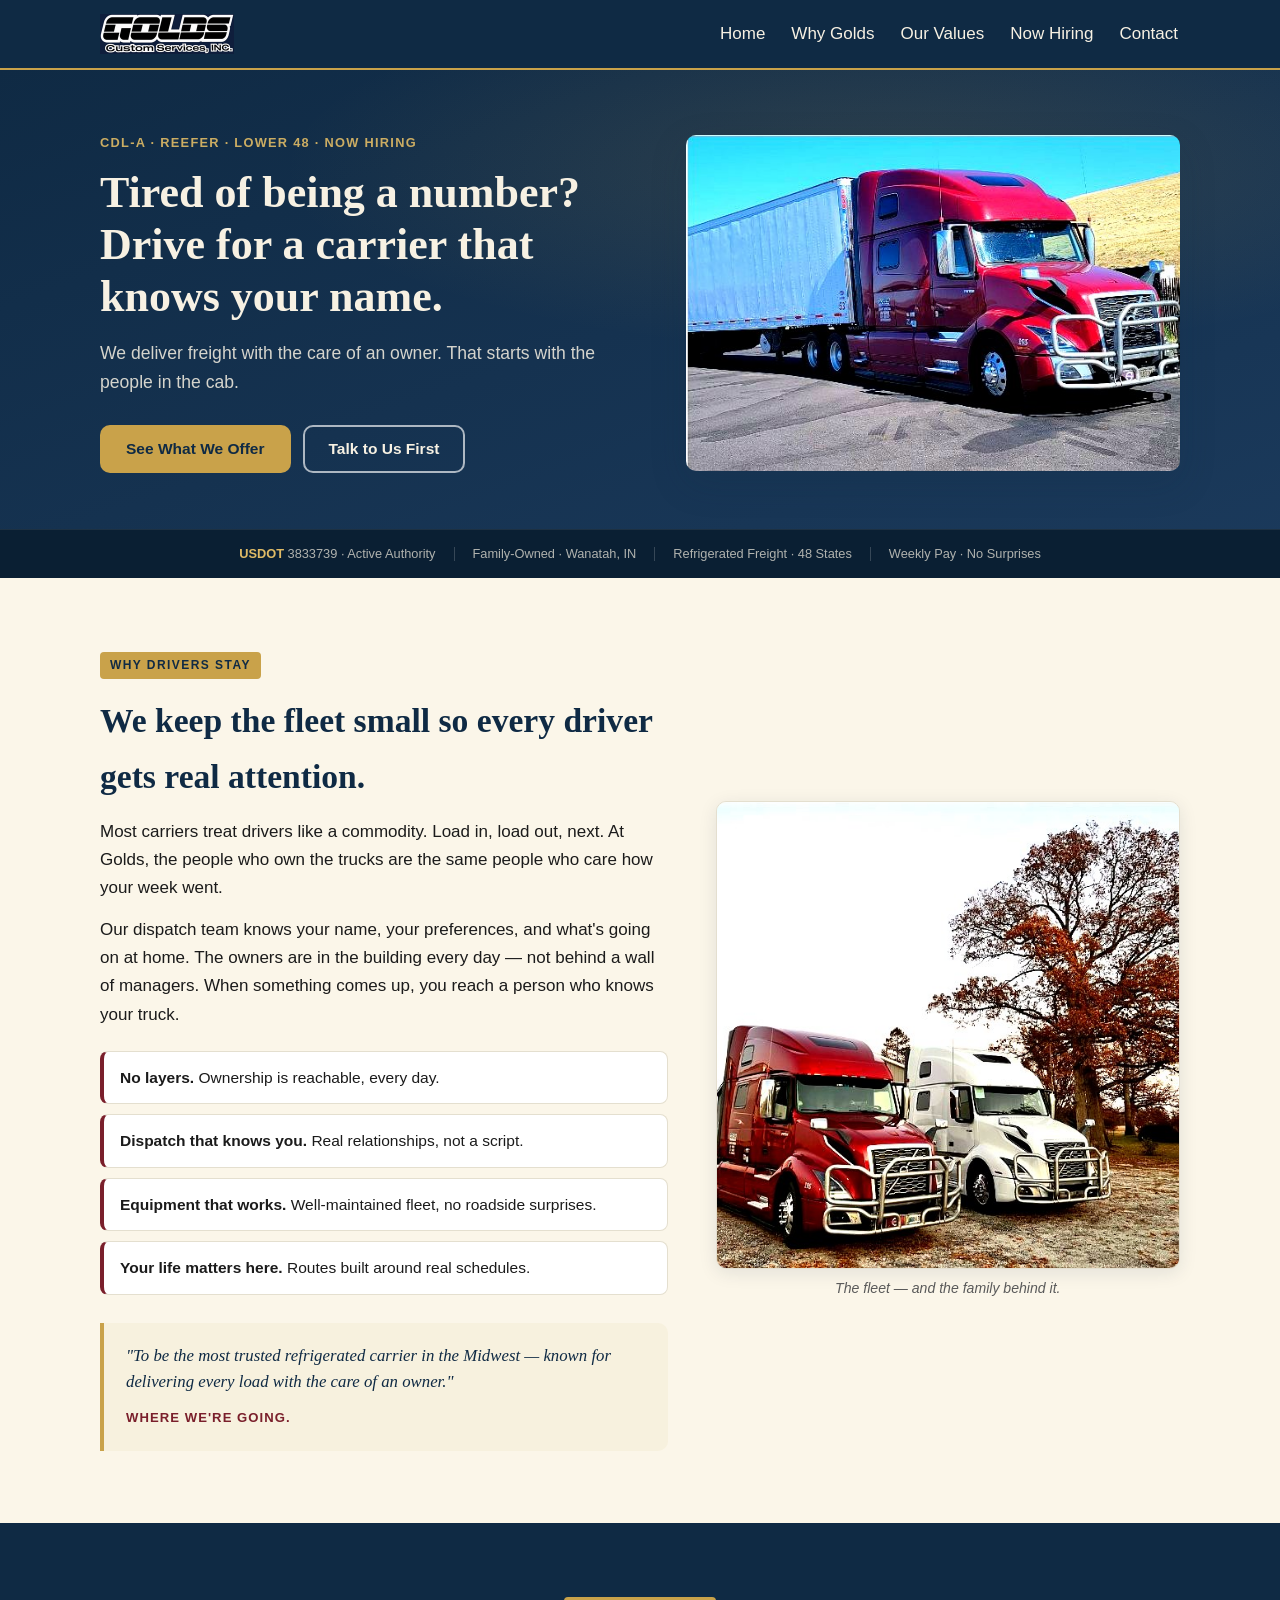
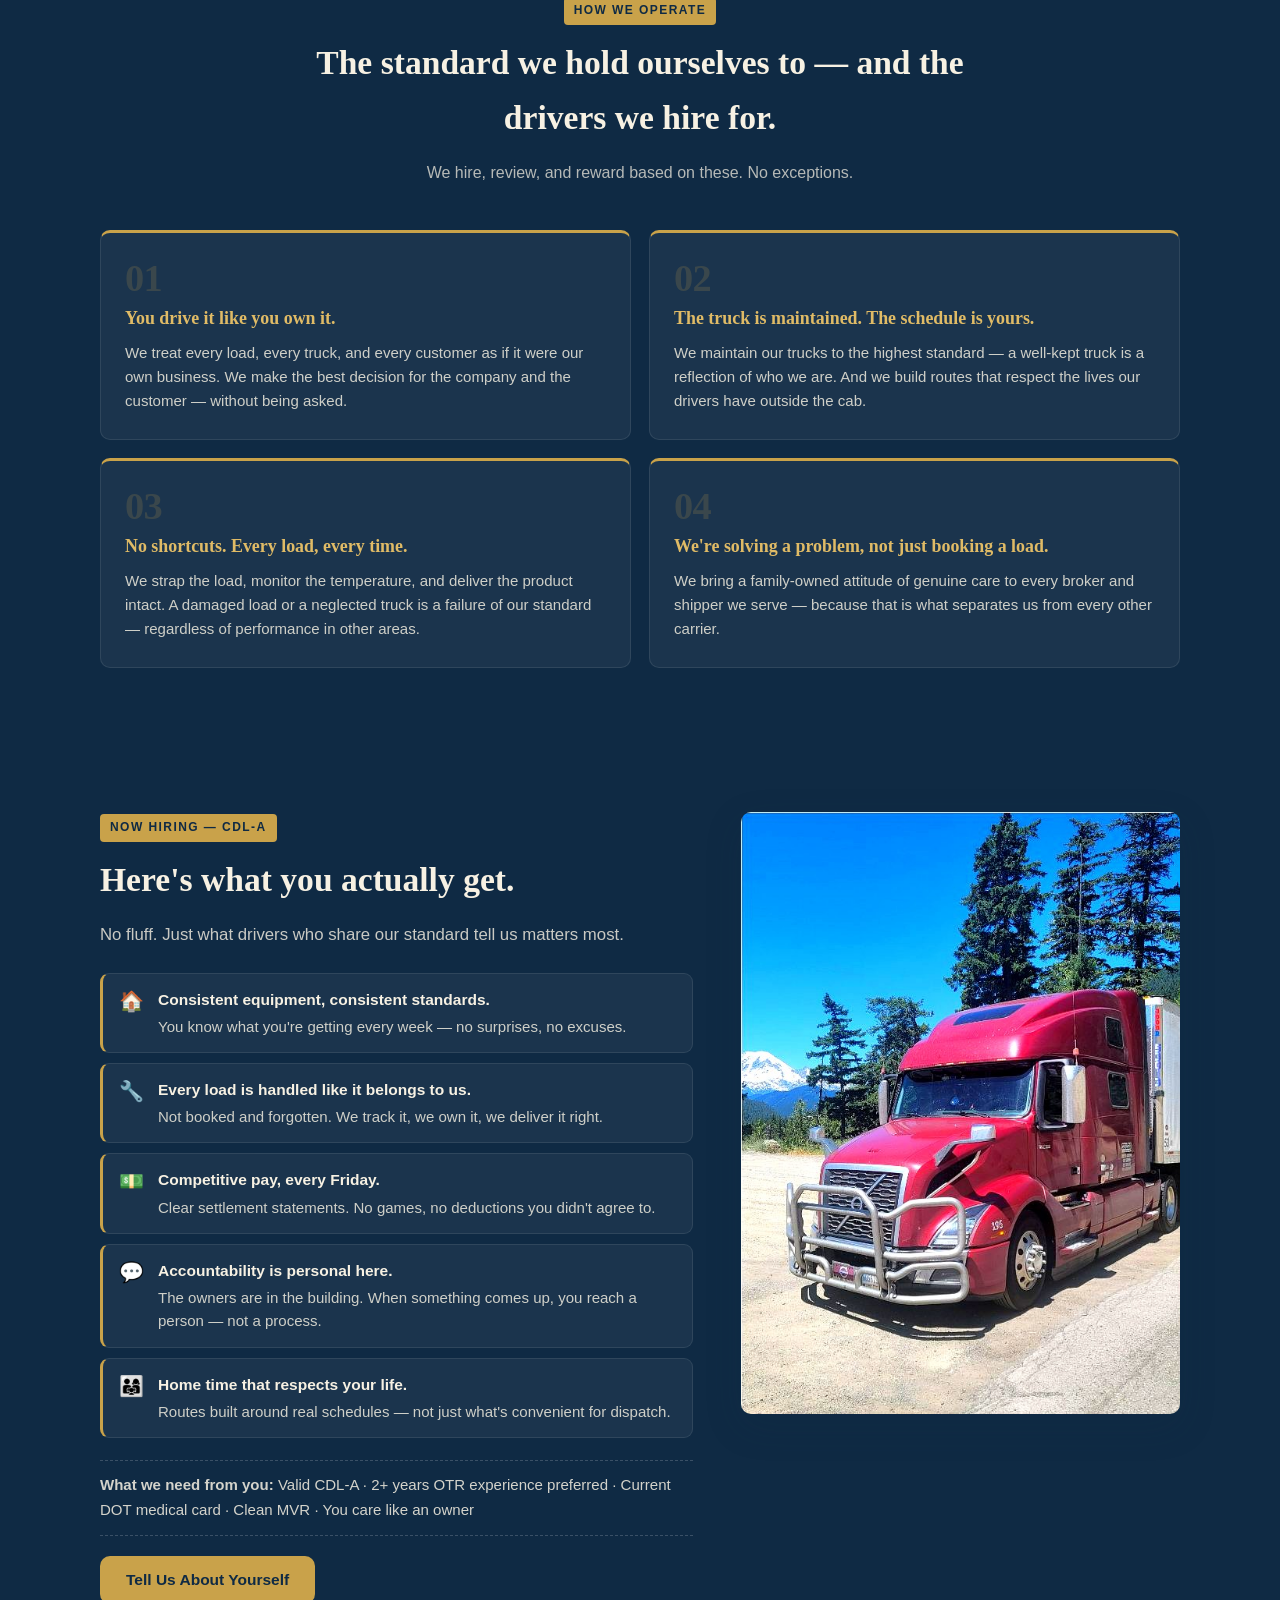
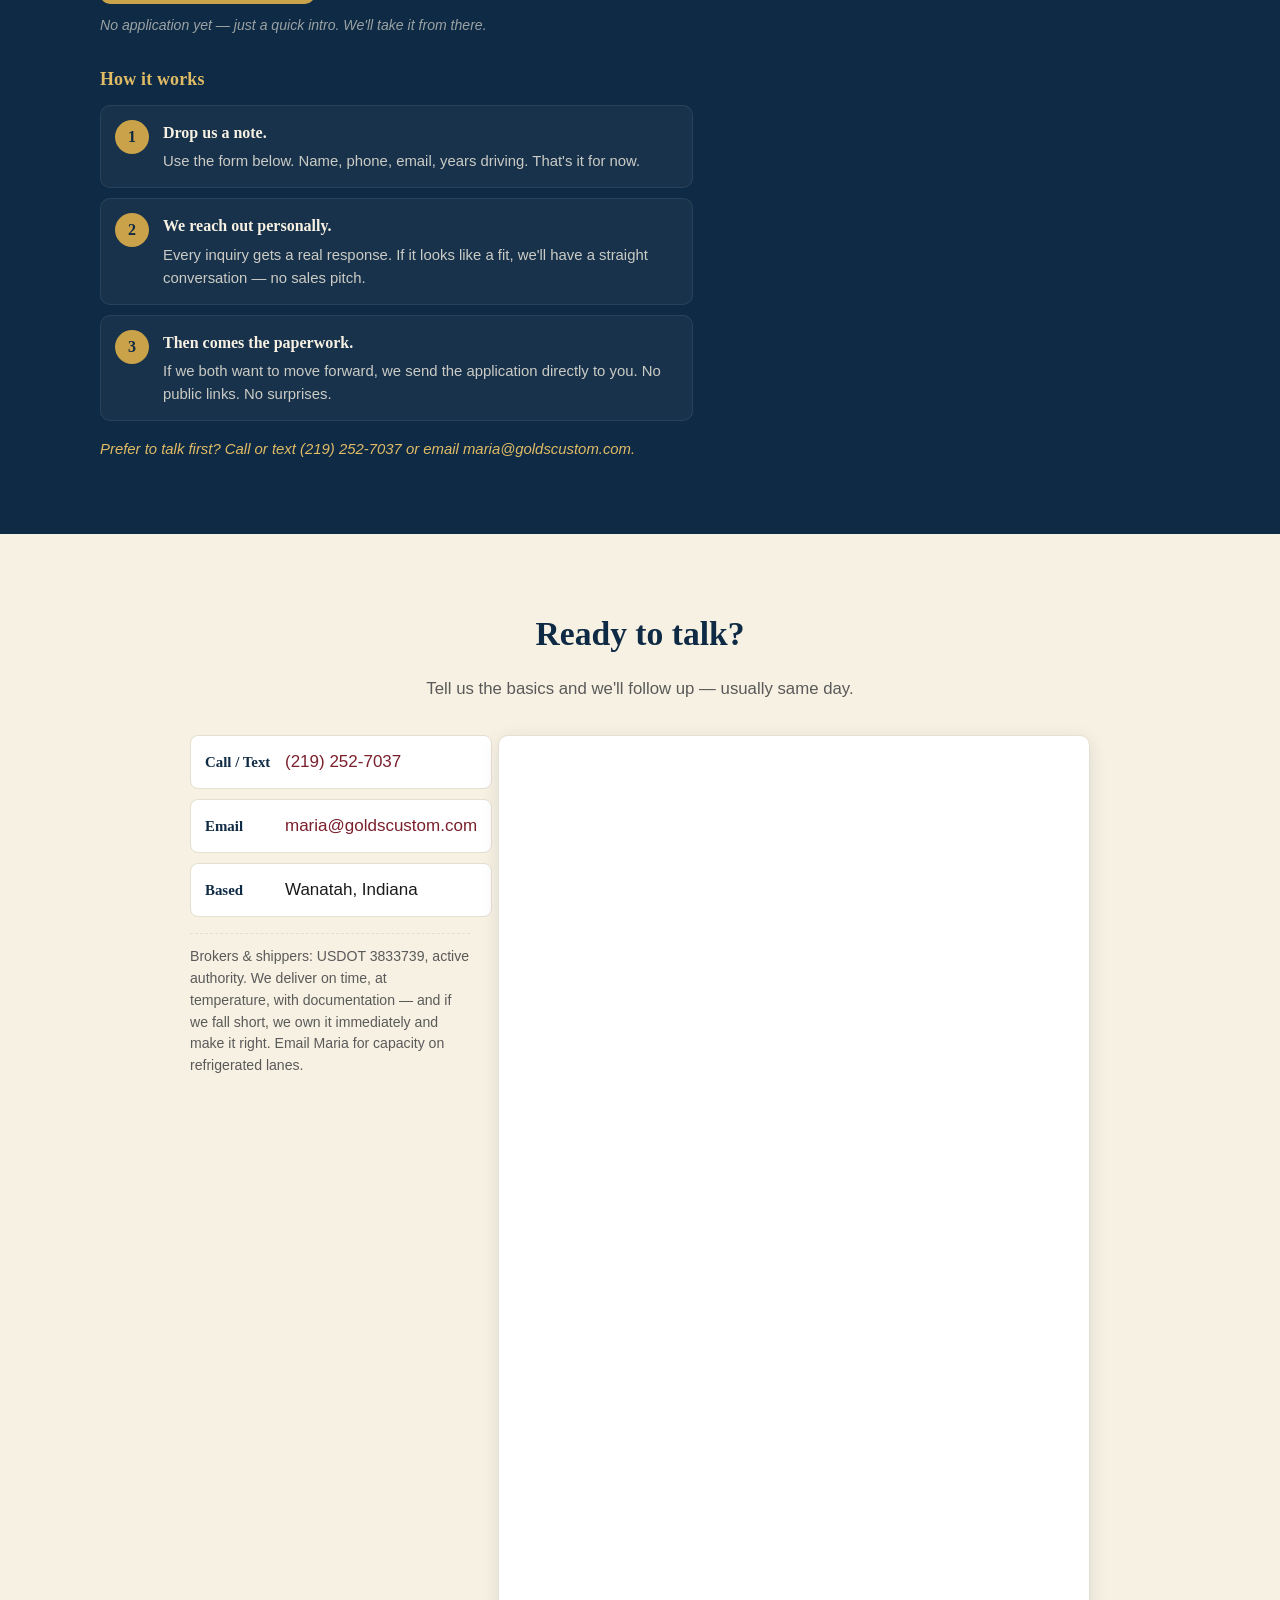
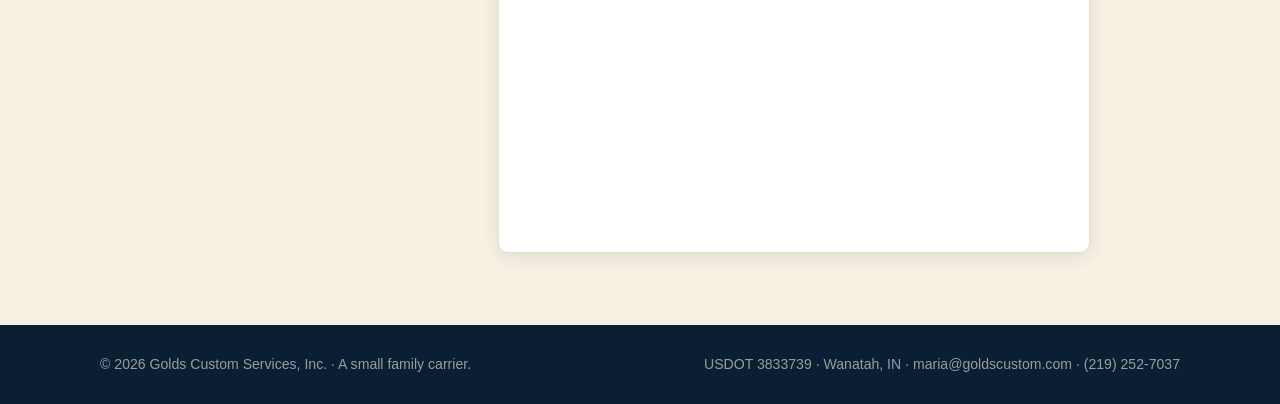
<file: index.html>
<!DOCTYPE html>
<html lang="en">
<head>
<meta charset="UTF-8" />
<meta name="viewport" content="width=device-width, initial-scale=1.0" />
<title>Golds Custom Services — CDL-A Drivers Wanted. Family Carrier. Wanatah, IN.</title>
<meta name="description" content="Golds Custom Services is a small family carrier out of Wanatah, Indiana. We run refrigerated freight across the lower 48 and we take care of the drivers who make it happen. Now hiring CDL-A." />
<meta name="theme-color" content="#0F2A44" />

<meta property="og:title" content="Drive for Golds — A carrier built for drivers." />
<meta property="og:description" content="Small fleet. Family-owned. Dispatch that knows your name. Now hiring CDL-A drivers." />
<meta property="og:type" content="website" />
<meta property="og:image" content="img/hero-red-volvo.jpg" />

<link rel="icon" type="image/png" href="img/favicon.png" />
<link rel="preconnect" href="https://docs.google.com" />
<link rel="stylesheet" href="styles.css" />

<script type="application/ld+json">
{
  "@context": "https://schema.org",
  "@type": "TruckingCompany",
  "name": "Golds Custom Services, Inc.",
  "description": "A small family carrier run by the Micek family out of Wanatah, Indiana. Refrigerated freight across the lower 48.",
  "email": "maria@goldscustom.com",
  "telephone": "+1-219-252-7037",
  "url": "https://goldscustom.com",
  "address": {
    "@type": "PostalAddress",
    "addressLocality": "Wanatah",
    "addressRegion": "IN",
    "addressCountry": "US"
  }
}
</script>
</head>
<body>

<header class="site-header" id="top">
  <div class="container nav-row">
    <a class="brand" href="#top" aria-label="Golds Custom Services home">
      <img src="img/logo-nav.png" alt="Golds Custom Services, Inc." class="brand-logo" width="134" height="40" />
    </a>
    <nav aria-label="Primary">
      <button class="nav-toggle" aria-expanded="false" aria-controls="primary-nav">
        <span class="bar"></span><span class="bar"></span><span class="bar"></span>
        <span class="sr-only">Menu</span>
      </button>
      <ul id="primary-nav" class="nav-list">
        <li><a href="#top">Home</a></li>
        <li><a href="#why-golds">Why Golds</a></li>
        <li><a href="#values">Our Values</a></li>
        <li><a href="#hiring">Now Hiring</a></li>
        <li><a href="#contact">Contact</a></li>
      </ul>
    </nav>
  </div>
</header>

<main>

  <!-- ===== HERO ===== -->
  <section class="hero" aria-label="Introduction">
    <div class="container hero-grid">
      <div class="hero-copy">
        <p class="hero-eyebrow">CDL-A &middot; Reefer &middot; Lower 48 &middot; Now Hiring</p>
        <h1>Tired of being a number? Drive for a carrier that knows your name.</h1>
        <p class="lede">We deliver freight with the care of an owner. That starts with the people in the cab.</p>
        <div class="cta-row">
          <a class="btn btn-primary" href="#hiring">See What We Offer</a>
          <a class="btn btn-secondary" href="#contact">Talk to Us First</a>
        </div>
      </div>
      <div class="hero-photo">
        <img
          src="img/hero-red-volvo.jpg"
          alt="Red Volvo tractor pulling a refrigerated trailer — Golds Custom Services fleet."
          width="562" height="382"
          fetchpriority="high"
        />
      </div>
    </div>
    <div class="trust-bar">
      <div class="container trust-bar-inner">
        <span class="trust-item"><strong>USDOT</strong> 3833739 &middot; Active Authority</span>
        <span class="trust-divider" aria-hidden="true"></span>
        <span class="trust-item">Family-Owned &middot; Wanatah, IN</span>
        <span class="trust-divider" aria-hidden="true"></span>
        <span class="trust-item">Refrigerated Freight &middot; 48 States</span>
        <span class="trust-divider" aria-hidden="true"></span>
        <span class="trust-item">Weekly Pay &middot; No Surprises</span>
      </div>
    </div>
  </section>

  <!-- ===== WHY GOLDS ===== -->
  <section id="why-golds" class="section why" aria-label="Why drive for Golds">
    <div class="container why-grid">
      <div class="why-copy">
        <p class="kicker">Why Drivers Stay</p>
        <h2>We keep the fleet small so every driver gets real attention.</h2>
        <p>
          Most carriers treat drivers like a commodity. Load in, load out, next. At Golds, the people who own the trucks are the same people who care how your week went.
        </p>
        <p>
          Our dispatch team knows your name, your preferences, and what's going on at home. The owners are in the building every day — not behind a wall of managers. When something comes up, you reach a person who knows your truck.
        </p>
        <ul class="value-list">
          <li><strong>No layers.</strong> Ownership is reachable, every day.</li>
          <li><strong>Dispatch that knows you.</strong> Real relationships, not a script.</li>
          <li><strong>Equipment that works.</strong> Well-maintained fleet, no roadside surprises.</li>
          <li><strong>Your life matters here.</strong> Routes built around real schedules.</li>
        </ul>

        <!-- 10-Year Target pull-quote -->
        <blockquote class="vision-quote">
          <p>"To be the most trusted refrigerated carrier in the Midwest — known for delivering every load with the care of an owner."</p>
          <cite>Where we're going.</cite>
        </blockquote>
      </div>
      <figure class="why-photo">
        <img
          src="img/fleet-two-trucks.jpg"
          alt="Two Golds Custom Services trucks parked at the yard in Wanatah, Indiana."
          width="561" height="565"
          loading="lazy"
        />
        <figcaption>The fleet — and the family behind it.</figcaption>
      </figure>
    </div>
  </section>

  <!-- ===== CORE VALUES ===== -->
  <section id="values" class="section core-values" aria-label="Our core values">
    <div class="container">
      <div class="values-header">
        <p class="kicker">How We Operate</p>
        <h2>The standard we hold ourselves to — and the drivers we hire for.</h2>
        <p class="values-sub">We hire, review, and reward based on these. No exceptions.</p>
      </div>
      <div class="values-grid">

        <div class="value-card">
          <div class="value-num" aria-hidden="true">01</div>
          <h3>You drive it like you own it.</h3>
          <p>We treat every load, every truck, and every customer as if it were our own business. We make the best decision for the company and the customer — without being asked.</p>
        </div>

        <div class="value-card">
          <div class="value-num" aria-hidden="true">02</div>
          <h3>The truck is maintained. The schedule is yours.</h3>
          <p>We maintain our trucks to the highest standard — a well-kept truck is a reflection of who we are. And we build routes that respect the lives our drivers have outside the cab.</p>
        </div>

        <div class="value-card">
          <div class="value-num" aria-hidden="true">03</div>
          <h3>No shortcuts. Every load, every time.</h3>
          <p>We strap the load, monitor the temperature, and deliver the product intact. A damaged load or a neglected truck is a failure of our standard — regardless of performance in other areas.</p>
        </div>

        <div class="value-card">
          <div class="value-num" aria-hidden="true">04</div>
          <h3>We're solving a problem, not just booking a load.</h3>
          <p>We bring a family-owned attitude of genuine care to every broker and shipper we serve — because that is what separates us from every other carrier.</p>
        </div>

      </div>
    </div>
  </section>

  <!-- ===== HIRING ===== -->
  <section id="hiring" class="section drivers" aria-label="CDL-A driver hiring">
    <div class="container drivers-grid">
      <div class="drivers-copy">
        <p class="kicker">Now Hiring — CDL-A</p>
        <h2>Here's what you actually get.</h2>
        <p class="lede">No fluff. Just what drivers who share our standard tell us matters most.</p>

        <ul class="benefits">
          <li>
            <span class="benefit-icon" aria-hidden="true">🏠</span>
            <div>
              <strong>Consistent equipment, consistent standards.</strong>
              You know what you're getting every week — no surprises, no excuses.
            </div>
          </li>
          <li>
            <span class="benefit-icon" aria-hidden="true">🔧</span>
            <div>
              <strong>Every load is handled like it belongs to us.</strong>
              Not booked and forgotten. We track it, we own it, we deliver it right.
            </div>
          </li>
          <li>
            <span class="benefit-icon" aria-hidden="true">💵</span>
            <div>
              <strong>Competitive pay, every Friday.</strong>
              Clear settlement statements. No games, no deductions you didn't agree to.
            </div>
          </li>
          <li>
            <span class="benefit-icon" aria-hidden="true">💬</span>
            <div>
              <strong>Accountability is personal here.</strong>
              The owners are in the building. When something comes up, you reach a person — not a process.
            </div>
          </li>
          <li>
            <span class="benefit-icon" aria-hidden="true">👨‍👩‍👧</span>
            <div>
              <strong>Home time that respects your life.</strong>
              Routes built around real schedules — not just what's convenient for dispatch.
            </div>
          </li>
        </ul>

        <p class="requirements"><strong>What we need from you:</strong> Valid CDL-A &middot; 2+ years OTR experience preferred &middot; Current DOT medical card &middot; Clean MVR &middot; You care like an owner</p>

        <div class="apply-block">
          <a class="btn btn-primary" href="#contact">Tell Us About Yourself</a>
          <p class="apply-note">No application yet — just a quick intro. We'll take it from there.</p>
        </div>

        <h3 class="how-it-works">How it works</h3>
        <ol class="steps">
          <li>
            <h4>Drop us a note.</h4>
            <p>Use the form below. Name, phone, email, years driving. That's it for now.</p>
          </li>
          <li>
            <h4>We reach out personally.</h4>
            <p>Every inquiry gets a real response. If it looks like a fit, we'll have a straight conversation — no sales pitch.</p>
          </li>
          <li>
            <h4>Then comes the paperwork.</h4>
            <p>If we both want to move forward, we send the application directly to you. No public links. No surprises.</p>
          </li>
        </ol>

        <p class="dropoff">Prefer to talk first? Call or text <a href="tel:+12192527037">(219) 252-7037</a> or email <a href="mailto:maria@goldscustom.com">maria@goldscustom.com</a>.</p>
      </div>
      <figure class="drivers-photo">
        <img
          src="img/drivers-red-volvo.jpg"
          alt="Modern Volvo tractor — the kind of equipment Golds drivers run."
          width="562" height="772"
          loading="lazy"
        />
      </figure>
    </div>
  </section>

  <!-- ===== CONTACT ===== -->
  <section id="contact" class="section contact" aria-label="Contact Golds Custom Services">
    <div class="container">

      <div class="contact-header">
        <h2>Ready to talk?</h2>
        <p class="contact-sub">Tell us the basics and we'll follow up — usually same day.</p>
      </div>

      <div class="contact-body">
        <div class="contact-info">
          <ul class="contact-list">
            <li>
              <span class="label">Call / Text</span>
              <a href="tel:+12192527037">(219) 252-7037</a>
            </li>
            <li>
              <span class="label">Email</span>
              <a href="mailto:maria@goldscustom.com">maria@goldscustom.com</a>
            </li>
            <li>
              <span class="label">Based</span>
              <span>Wanatah, Indiana</span>
            </li>
          </ul>
          <p class="brokers-note">Brokers &amp; shippers: USDOT 3833739, active authority. We deliver on time, at temperature, with documentation — and if we fall short, we own it immediately and make it right. Email Maria for capacity on refrigerated lanes.</p>
        </div>
        <div class="contact-form">
          <iframe src="https://docs.google.com/forms/d/e/1FAIpQLSfho4yXeFBpFdCzclQb2sGYcX6ZjB-gLQS6FdDnrGtcIAkVag/viewform?embedded=true"
            frameborder="0"
            marginheight="0"
            marginwidth="0"
            title="Get in touch with Golds Custom Services">
            Loading the form&hellip;
          </iframe>
        </div>
      </div>

    </div>
  </section>

</main>

<footer class="site-footer">
  <div class="container footer-row">
    <p>&copy; <span id="year"></span> Golds Custom Services, Inc. &middot; A small family carrier.</p>
    <p>USDOT 3833739 &middot; Wanatah, IN &middot; <a href="mailto:maria@goldscustom.com">maria@goldscustom.com</a> &middot; <a href="tel:+12192527037">(219) 252-7037</a></p>
  </div>
</footer>

<script src="script.js" defer></script>
</body>
</html>
</file>
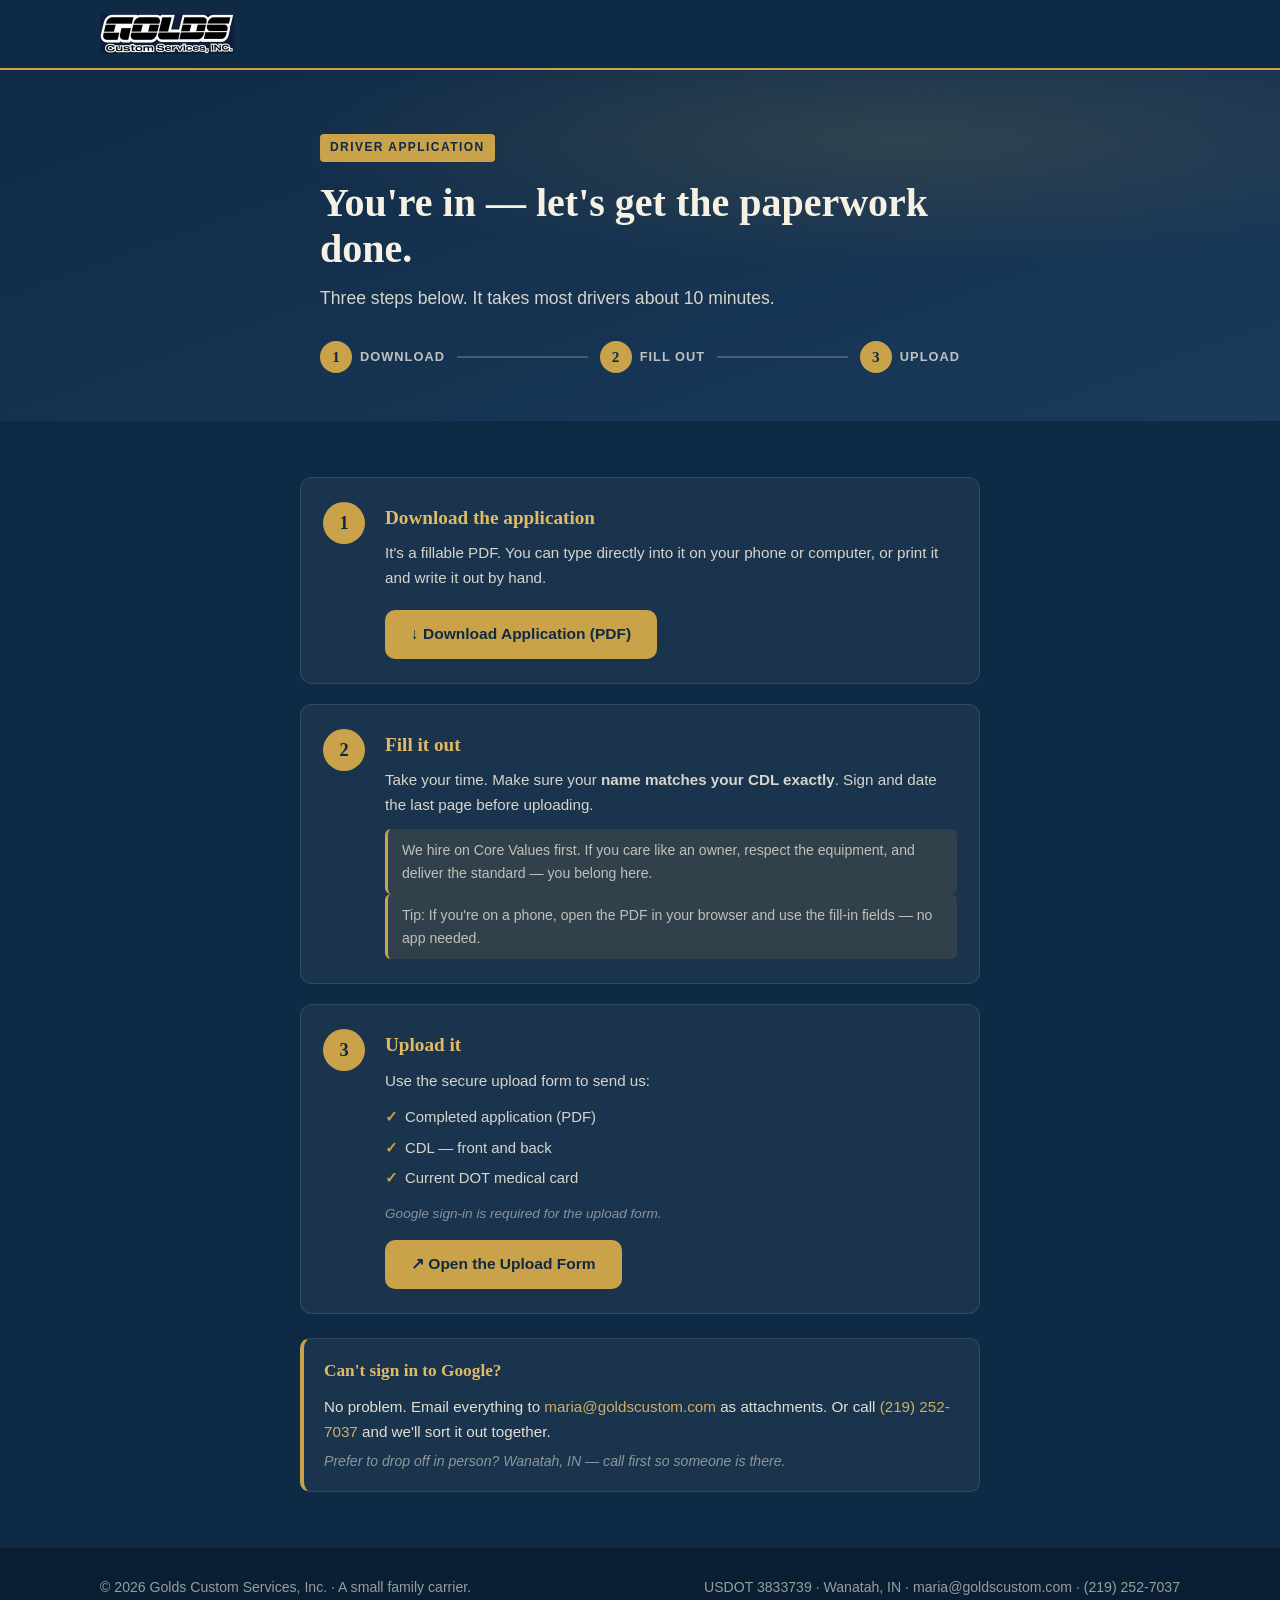
<file: apply.html>
<!DOCTYPE html>
<html lang="en">
<head>
<meta charset="UTF-8" />
<meta name="viewport" content="width=device-width, initial-scale=1.0" />
<meta name="robots" content="noindex, nofollow" />
<title>Driver Application — Golds Custom Services</title>
<meta name="description" content="Driver application packet for Golds Custom Services." />
<meta name="theme-color" content="#0F2A44" />

<link rel="icon" type="image/png" href="img/favicon.png" />
<link rel="preconnect" href="https://docs.google.com" />
<link rel="stylesheet" href="styles.css" />
</head>
<body>

<header class="site-header" id="top">
  <div class="container nav-row">
    <a class="brand" href="/" aria-label="Golds Custom Services home">
      <img src="img/logo-nav.png" alt="Golds Custom Services, Inc." class="brand-logo" width="134" height="40" />
    </a>
  </div>
</header>

<main>

  <section class="hero apply-hero" aria-label="Driver application">
    <div class="container apply-hero-inner">
      <p class="kicker">Driver Application</p>
      <h1>You're in — let's get the paperwork done.</h1>
      <p class="lede apply-lede">Three steps below. It takes most drivers about 10 minutes.</p>
      <div class="apply-progress" aria-label="Application steps overview">
        <div class="progress-step">
          <span class="progress-num">1</span>
          <span class="progress-label">Download</span>
        </div>
        <span class="progress-connector" aria-hidden="true"></span>
        <div class="progress-step">
          <span class="progress-num">2</span>
          <span class="progress-label">Fill Out</span>
        </div>
        <span class="progress-connector" aria-hidden="true"></span>
        <div class="progress-step">
          <span class="progress-num">3</span>
          <span class="progress-label">Upload</span>
        </div>
      </div>
    </div>
  </section>

  <section class="section apply-steps" aria-label="Application steps">
    <div class="container apply-container">

      <div class="apply-step-card">
        <div class="apply-step-num" aria-hidden="true">1</div>
        <div class="apply-step-body">
          <h2>Download the application</h2>
          <p>It's a fillable PDF. You can type directly into it on your phone or computer, or print it and write it out by hand.</p>
          <a class="btn btn-primary btn-download"
             href="golds_driver_app_w9_mobile.pdf"
             target="_blank" rel="noopener" download>
            Download Application (PDF)
          </a>
        </div>
      </div>

      <div class="apply-step-card">
        <div class="apply-step-num" aria-hidden="true">2</div>
        <div class="apply-step-body">
          <h2>Fill it out</h2>
          <p>Take your time. Make sure your <strong>name matches your CDL exactly</strong>. Sign and date the last page before uploading.</p>
          <p class="apply-tip">We hire on Core Values first. If you care like an owner, respect the equipment, and deliver the standard — you belong here.</p>
          <p class="apply-tip">Tip: If you're on a phone, open the PDF in your browser and use the fill-in fields — no app needed.</p>
        </div>
      </div>

      <div class="apply-step-card">
        <div class="apply-step-num" aria-hidden="true">3</div>
        <div class="apply-step-body">
          <h2>Upload it</h2>
          <p>Use the secure upload form to send us:</p>
          <ul class="upload-checklist">
            <li>Completed application (PDF)</li>
            <li>CDL — front and back</li>
            <li>Current DOT medical card</li>
          </ul>
          <p class="apply-note-small">Google sign-in is required for the upload form.</p>
          <a class="btn btn-primary btn-online"
             href="https://docs.google.com/forms/d/e/1FAIpQLSdJqERzoP3X6xSrzCpv7_lyq_BpU5XStxze7qmbUYK9P8Y4fQ/viewform"
             target="_blank" rel="noopener">
            Open the Upload Form
          </a>
        </div>
      </div>

      <div class="care-block apply-fallback">
        <h3>Can't sign in to Google?</h3>
        <p>No problem. Email everything to <a href="mailto:maria@goldscustom.com">maria@goldscustom.com</a> as attachments. Or call <a href="tel:+12192527037">(219) 252-7037</a> and we'll sort it out together.</p>
        <p class="dropoff-note">Prefer to drop off in person? Wanatah, IN — call first so someone is there.</p>
      </div>

    </div>
  </section>

</main>

<footer class="site-footer">
  <div class="container footer-row">
    <p>&copy; <span id="year"></span> Golds Custom Services, Inc. &middot; A small family carrier.</p>
    <p>USDOT 3833739 &middot; Wanatah, IN &middot; <a href="mailto:maria@goldscustom.com">maria@goldscustom.com</a> &middot; <a href="tel:+12192527037">(219) 252-7037</a></p>
  </div>
</footer>

<script src="script.js" defer></script>
</body>
</html>
</file>
<file: styles.css>
/* ============================================================
   Golds Custom Services, Inc.
   Palette: navy, burgundy, cream, gold
   ============================================================ */

:root {
  --navy:       #0F2A44;
  --navy-2:     #1B3A5C;
  --navy-3:     #0A1F33;
  --burgundy:   #7A1F2B;
  --burgundy-2: #9B2A38;
  --cream:      #F7F1E3;
  --cream-2:    #FBF6E9;
  --gold:       #C9A24A;
  --gold-2:     #E0BB66;
  --ink:        #1B1B1B;
  --muted:      #5A5A5A;
  --line:       #E4DFCF;

  --max:       1120px;
  --radius:    10px;
  --shadow:    0 4px 18px rgba(15, 42, 68, .10);
  --shadow-lg: 0 12px 36px rgba(15, 42, 68, .18);

  --font-serif: Georgia, "Source Serif Pro", "Iowan Old Style", "Times New Roman", serif;
  --font-sans:  -apple-system, BlinkMacSystemFont, "Segoe UI", Roboto, "Helvetica Neue", Arial, sans-serif;
}

/* ---------- Reset & Base ---------- */

*, *::before, *::after { box-sizing: border-box; }
html { scroll-behavior: smooth; }

body {
  margin: 0;
  font-family: var(--font-sans);
  font-size: 17px;
  line-height: 1.65;
  color: var(--ink);
  background: var(--cream);
  -webkit-font-smoothing: antialiased;
}

img { max-width: 100%; height: auto; display: block; }
a { color: var(--burgundy); text-decoration: none; }
a:hover, a:focus { text-decoration: underline; }

.container {
  width: 100%;
  max-width: var(--max);
  margin: 0 auto;
  padding: 0 20px;
}

.sr-only {
  position: absolute; width: 1px; height: 1px;
  padding: 0; margin: -1px; overflow: hidden;
  clip: rect(0,0,0,0); white-space: nowrap; border: 0;
}

/* ---------- Scroll offset for sticky nav ---------- */
[id] { scroll-margin-top: 72px; }

/* ---------- Header / Nav ---------- */

.site-header {
  background: var(--navy);
  color: var(--cream);
  position: sticky; top: 0; z-index: 50;
  box-shadow: 0 2px 0 var(--gold);
}

.nav-row {
  display: flex; align-items: center; justify-content: space-between;
  padding: 14px 20px;
  gap: 12px;
}

.brand { display: flex; align-items: center; color: var(--cream); }
.brand:hover { text-decoration: none; opacity: .88; }

.brand-logo {
  display: block;
  height: 40px;
  width: auto;
  max-width: 200px;
}

.nav-list {
  display: flex; gap: 22px; list-style: none; margin: 0; padding: 0;
}
.nav-list a {
  color: var(--cream); font-weight: 500; padding: 6px 2px;
  border-bottom: 2px solid transparent;
  transition: border-color .15s;
}
.nav-list a:hover, .nav-list a:focus {
  text-decoration: none; border-bottom-color: var(--gold);
}

.nav-toggle {
  display: none; background: transparent; border: 0; cursor: pointer;
  width: 40px; height: 40px; padding: 0;
}
.nav-toggle .bar {
  display: block; width: 22px; height: 2px; background: var(--cream); margin: 5px auto;
}

@media (max-width: 720px) {
  .nav-toggle { display: inline-block; }
  .nav-list {
    position: absolute; top: 100%; right: 0; left: 0;
    background: var(--navy); flex-direction: column; gap: 0;
    padding: 6px 0; display: none;
    border-top: 1px solid rgba(255,255,255,.08);
    box-shadow: 0 8px 20px rgba(0,0,0,.25);
  }
  .nav-list.is-open { display: flex; }
  .nav-list li { width: 100%; }
  .nav-list a { display: block; padding: 14px 20px; }
}

/* ---------- Buttons ---------- */

.btn {
  display: inline-block;
  padding: 13px 24px;
  border-radius: var(--radius);
  font-weight: 600;
  font-size: .97rem;
  border: 2px solid transparent;
  transition: transform .06s ease, background .15s ease, color .15s ease, border-color .15s ease;
  cursor: pointer;
  line-height: 1.2;
}
.btn:hover, .btn:focus { text-decoration: none; transform: translateY(-2px); }
.btn:active { transform: translateY(0); }

.btn-primary  { background: var(--gold); color: var(--navy); }
.btn-primary:hover, .btn-primary:focus { background: var(--gold-2); }

.btn-secondary {
  background: transparent; color: var(--cream);
  border-color: rgba(255,255,255,.65);
}
.btn-secondary:hover, .btn-secondary:focus {
  background: var(--cream); color: var(--navy); border-color: var(--cream);
}

.btn-download::before { content: "↓ "; font-weight: 700; }
.btn-online::before   { content: "↗ "; font-weight: 700; }

/* ---------- Kicker badge ---------- */

.kicker {
  display: inline-block;
  background: var(--gold);
  color: var(--navy);
  font-weight: 700;
  letter-spacing: .12em;
  text-transform: uppercase;
  font-size: .75rem;
  padding: 4px 10px;
  border-radius: 4px;
  margin: 0 0 10px;
}

/* ---------- Hero ---------- */

.hero {
  background:
    radial-gradient(80% 60% at 70% 20%, rgba(201,162,74,.15), transparent 60%),
    linear-gradient(160deg, var(--navy) 0%, var(--navy-2) 100%);
  color: var(--cream);
  padding: 64px 0 0;
}

.hero-grid {
  display: grid;
  grid-template-columns: 1.05fr .95fr;
  gap: 40px;
  align-items: center;
  padding-bottom: 56px;
}

.hero-eyebrow {
  font-size: .8rem;
  font-weight: 600;
  letter-spacing: .1em;
  text-transform: uppercase;
  color: var(--gold-2);
  margin: 0 0 14px;
  opacity: .9;
}

.hero h1 {
  font-family: var(--font-serif);
  font-size: clamp(1.85rem, 4.2vw, 2.75rem);
  line-height: 1.18;
  margin: 0 0 16px;
  color: var(--cream);
}

.hero .lede {
  font-size: 1.1rem;
  margin: 0 0 28px;
  color: rgba(247,241,227,.85);
  line-height: 1.65;
}

.cta-row { display: flex; flex-wrap: wrap; gap: 12px; }

.hero-photo img {
  border-radius: var(--radius);
  box-shadow: var(--shadow-lg);
  width: 100%;
  max-width: 560px;
  margin-left: auto;
}

/* Trust bar */
.trust-bar {
  background: var(--navy-3);
  border-top: 1px solid rgba(255,255,255,.08);
  padding: 13px 0;
}
.trust-bar-inner {
  display: flex;
  flex-wrap: wrap;
  align-items: center;
  justify-content: center;
  gap: 4px 0;
}
.trust-item {
  font-size: .8rem;
  color: rgba(247,241,227,.7);
  padding: 0 18px;
  white-space: nowrap;
}
.trust-item strong { color: var(--gold-2); }
.trust-divider {
  width: 1px; height: 14px;
  background: rgba(255,255,255,.18);
  flex-shrink: 0;
}

@media (max-width: 820px) {
  .hero-grid { grid-template-columns: 1fr; gap: 24px; padding-bottom: 40px; }
  .hero-photo img { margin: 0 auto; }
  .trust-divider { display: none; }
  .trust-item { padding: 3px 12px; }
}

/* ---------- Generic section ---------- */

.section { padding: 72px 0; }

.section h2 {
  font-family: var(--font-serif);
  font-size: clamp(1.6rem, 3.5vw, 2.1rem);
  margin: 0 0 14px;
  color: var(--navy);
}

/* ---------- Why Golds (about) ---------- */

.why { background: var(--cream-2); }

.why-grid {
  display: grid;
  grid-template-columns: 1.1fr .9fr;
  gap: 48px;
  align-items: center;
}

.why-copy p { margin: 0 0 14px; }

.value-list {
  list-style: none; padding: 0; margin: 22px 0 0;
  display: grid; gap: 10px;
}
.value-list li {
  background: #fff;
  border: 1px solid var(--line);
  border-left: 4px solid var(--burgundy);
  padding: 13px 16px;
  border-radius: 8px;
  font-size: .97rem;
}

.why-photo { margin: 0; }
.why-photo img {
  width: 100%;
  border-radius: var(--radius);
  box-shadow: var(--shadow);
  border: 1px solid var(--line);
}
.why-photo figcaption {
  text-align: center;
  font-size: .88rem;
  color: var(--muted);
  margin-top: 8px;
  font-style: italic;
}

@media (max-width: 820px) {
  .why-grid { grid-template-columns: 1fr; gap: 28px; }
  .why-photo { order: -1; }
}

/* ---------- Drivers / Hiring ---------- */

.drivers {
  background: var(--navy);
  color: var(--cream);
}
.drivers h2 { color: var(--cream); }
.drivers .lede {
  color: rgba(247,241,227,.8);
  font-size: 1.05rem;
  margin: 0 0 24px;
}

.drivers-grid {
  display: grid;
  grid-template-columns: 1.15fr .85fr;
  gap: 48px;
  align-items: start;
}

/* Benefit cards */
.benefits {
  list-style: none; padding: 0; margin: 0 0 22px;
  display: grid; gap: 10px;
}
.benefits li {
  display: flex;
  align-items: flex-start;
  gap: 14px;
  background: rgba(255,255,255,.05);
  border: 1px solid rgba(255,255,255,.09);
  border-left: 3px solid var(--gold);
  border-radius: 9px;
  padding: 14px 16px;
}
.benefit-icon {
  font-size: 1.25rem;
  line-height: 1;
  flex-shrink: 0;
  margin-top: 3px;
}
.benefits strong {
  color: var(--cream);
  display: block;
  margin-bottom: 3px;
  font-size: .97rem;
}
.benefits li div {
  font-size: .94rem;
  color: rgba(247,241,227,.82);
  line-height: 1.55;
}

.requirements {
  margin: 0 0 20px;
  color: rgba(247,241,227,.85);
  font-size: .94rem;
  border-top: 1px dashed rgba(255,255,255,.18);
  border-bottom: 1px dashed rgba(255,255,255,.18);
  padding: 12px 0;
}

.apply-block { margin: 0 0 28px; }
.apply-note {
  margin: 10px 0 0;
  font-size: .88rem;
  color: rgba(247,241,227,.6);
  font-style: italic;
}

/* How it works */
.how-it-works {
  margin: 0 0 10px;
  font-family: var(--font-serif);
  color: var(--gold-2);
  font-size: 1.12rem;
  letter-spacing: .01em;
}

.steps {
  list-style: none; counter-reset: step;
  padding: 0; margin: 0 0 16px;
  display: grid; gap: 10px;
}
.steps li {
  position: relative;
  padding: 14px 16px 14px 62px;
  background: rgba(255,255,255,.04);
  border: 1px solid rgba(255,255,255,.08);
  border-radius: 10px;
  counter-increment: step;
}
.steps li::before {
  content: counter(step);
  position: absolute; left: 14px; top: 14px;
  width: 34px; height: 34px; border-radius: 50%;
  background: var(--gold); color: var(--navy);
  display: inline-flex; align-items: center; justify-content: center;
  font-weight: 700; font-family: var(--font-serif);
  font-size: 1rem;
}
.steps h4 {
  margin: 0 0 4px;
  font-family: var(--font-serif);
  color: var(--cream);
  font-size: 1rem;
}
.steps p {
  margin: 0;
  color: rgba(247,241,227,.8);
  font-size: .93rem;
  line-height: 1.55;
}
.steps a { color: var(--gold-2); }
.steps a:hover { color: var(--cream); }

.dropoff {
  margin: 0;
  font-size: .93rem;
  color: var(--gold-2);
  font-style: italic;
}
.dropoff a { color: var(--gold-2); }
.dropoff a:hover { color: var(--cream); }

.drivers-photo { margin: 0; position: sticky; top: 90px; }
.drivers-photo img {
  width: 100%;
  border-radius: var(--radius);
  box-shadow: var(--shadow-lg);
}

@media (max-width: 820px) {
  .drivers-grid { grid-template-columns: 1fr; gap: 28px; }
  .drivers-photo { position: static; order: -1; }
}

/* ---------- Contact ---------- */

.contact { background: var(--cream); }

.contact-header {
  text-align: center;
  margin-bottom: 32px;
}
.contact-sub {
  color: var(--muted);
  font-size: 1.05rem;
  margin: 6px 0 0;
}

.contact-body {
  display: grid;
  grid-template-columns: 280px 1fr;
  gap: 28px;
  max-width: 900px;
  margin: 0 auto;
  align-items: start;
}

.contact-list {
  list-style: none; padding: 0; margin: 0 0 16px;
  display: grid; gap: 10px;
}
.contact-list li {
  display: grid;
  grid-template-columns: 80px 1fr;
  align-items: center;
  background: #fff;
  border: 1px solid var(--line);
  border-radius: 8px;
  padding: 12px 14px;
}
.contact-list .label {
  font-weight: 700; color: var(--navy);
  font-family: var(--font-serif);
  font-size: .93rem;
}

.brokers-note {
  font-size: .88rem;
  color: var(--muted);
  border-top: 1px dashed var(--line);
  padding-top: 12px;
  margin: 0;
  line-height: 1.55;
}

.contact-form {
  background: #fff;
  border: 1px solid var(--line);
  border-radius: var(--radius);
  padding: 8px;
  box-shadow: var(--shadow);
  width: 100%;
}
.contact-form iframe {
  display: block;
  width: 100% !important;
  max-width: 100%;
  height: 1100px;
  border: 0;
  border-radius: 6px;
}

@media (max-width: 820px) {
  .contact-body { grid-template-columns: 1fr; gap: 20px; }
}
@media (max-width: 720px) {
  .contact-form { padding: 4px; }
  .contact-form iframe { height: 1600px; }
}

/* ---------- Footer ---------- */

.site-footer {
  background: var(--navy-3);
  color: rgba(247,241,227,.6);
  padding: 28px 0;
  font-size: .88rem;
}
.footer-row {
  display: flex;
  flex-wrap: wrap;
  justify-content: space-between;
  gap: 8px;
}
.footer-row p { margin: 0; }
.site-footer a { color: rgba(247,241,227,.6); }
.site-footer a:hover { color: var(--gold-2); text-decoration: none; }

@media (max-width: 600px) {
  .footer-row { flex-direction: column; gap: 6px; }
}

/* ---------- Care block (shared) ---------- */

.care-block {
  background: rgba(255,255,255,.05);
  border: 1px solid rgba(255,255,255,.1);
  border-left: 4px solid var(--gold);
  border-radius: 10px;
  padding: 18px 20px;
}
.care-block h3 {
  margin: 0 0 8px;
  font-family: var(--font-serif);
  color: var(--gold-2);
  font-size: 1.08rem;
}
.care-block p {
  margin: 0 0 6px;
  color: var(--cream);
  opacity: .9;
  font-size: .95rem;
}
.care-block p:last-child { margin: 0; }
.care-block a { color: var(--gold-2); }
.care-block a:hover { color: var(--cream); }

/* ---------- Vision quote ---------- */

.vision-quote {
  margin: 28px 0 0;
  padding: 20px 22px;
  border-left: 4px solid var(--gold);
  background: rgba(201,162,74,.07);
  border-radius: 0 10px 10px 0;
}
.vision-quote p {
  margin: 0 0 8px;
  font-family: var(--font-serif);
  font-size: 1.05rem;
  line-height: 1.55;
  color: var(--navy);
  font-style: italic;
}
.vision-quote cite {
  font-size: .82rem;
  font-style: normal;
  font-weight: 700;
  letter-spacing: .08em;
  text-transform: uppercase;
  color: var(--burgundy);
}

/* ---------- Core Values ---------- */

.core-values {
  background: var(--navy);
  color: var(--cream);
}
.core-values h2 { color: var(--cream); }

.values-header {
  text-align: center;
  max-width: 680px;
  margin: 0 auto 44px;
}
.values-sub {
  color: rgba(247,241,227,.72);
  font-size: 1rem;
  margin: 8px 0 0;
}

.values-grid {
  display: grid;
  grid-template-columns: repeat(2, 1fr);
  gap: 18px;
}

.value-card {
  background: rgba(255,255,255,.05);
  border: 1px solid rgba(255,255,255,.09);
  border-top: 3px solid var(--gold);
  border-radius: 10px;
  padding: 26px 24px;
  position: relative;
}

.value-num {
  font-family: var(--font-serif);
  font-size: 2.4rem;
  font-weight: 700;
  color: rgba(201,162,74,.18);
  line-height: 1;
  margin-bottom: 10px;
  letter-spacing: -.02em;
}

.value-card h3 {
  font-family: var(--font-serif);
  font-size: 1.12rem;
  color: var(--gold-2);
  margin: 0 0 10px;
  line-height: 1.3;
}

.value-card p {
  color: rgba(247,241,227,.82);
  font-size: .94rem;
  line-height: 1.6;
  margin: 0;
}

@media (max-width: 720px) {
  .values-grid { grid-template-columns: 1fr; }
}

/* ---------- Apply page ---------- */

.apply-hero { padding-bottom: 48px; }
.apply-hero-inner { max-width: 680px; }

.apply-hero h1 {
  font-family: var(--font-serif);
  font-size: clamp(1.75rem, 4vw, 2.5rem);
  line-height: 1.15;
  margin: 8px 0 12px;
  color: var(--cream);
}
.apply-lede {
  color: rgba(247,241,227,.82);
  font-size: 1.05rem;
  margin: 0 0 28px;
}

/* Progress tracker */
.apply-progress {
  display: flex;
  align-items: center;
}
.progress-step {
  display: flex;
  align-items: center;
  gap: 8px;
}
.progress-num {
  width: 32px; height: 32px; border-radius: 50%;
  background: var(--gold); color: var(--navy);
  display: inline-flex; align-items: center; justify-content: center;
  font-weight: 700; font-family: var(--font-serif);
  font-size: .95rem; flex-shrink: 0;
}
.progress-label {
  font-size: .8rem;
  font-weight: 600;
  color: rgba(247,241,227,.75);
  text-transform: uppercase;
  letter-spacing: .08em;
}
.progress-connector {
  flex: 1;
  height: 2px;
  background: rgba(255,255,255,.2);
  margin: 0 12px;
  min-width: 24px;
}

/* Apply steps section */
.apply-steps {
  background: var(--navy);
  color: var(--cream);
  padding: 56px 0;
}
.apply-container {
  max-width: 720px;
  display: grid;
  gap: 20px;
}

.apply-step-card {
  display: flex;
  gap: 20px;
  background: rgba(255,255,255,.05);
  border: 1px solid rgba(255,255,255,.1);
  border-radius: 12px;
  padding: 24px 22px;
}
.apply-step-num {
  width: 42px; height: 42px; border-radius: 50%;
  background: var(--gold); color: var(--navy);
  display: inline-flex; align-items: center; justify-content: center;
  font-weight: 700; font-family: var(--font-serif);
  font-size: 1.15rem; flex-shrink: 0;
}
.apply-step-body { flex: 1; }
.apply-step-body h2 {
  font-family: var(--font-serif);
  font-size: 1.2rem;
  color: var(--gold-2);
  margin: 0 0 8px;
}
.apply-step-body p {
  color: rgba(247,241,227,.85);
  font-size: .95rem;
  margin: 0 0 12px;
  line-height: 1.6;
}
.apply-step-body p:last-of-type { margin-bottom: 16px; }
.apply-step-body .btn { margin-top: 4px; }

.apply-tip {
  background: rgba(201,162,74,.12);
  border-left: 3px solid var(--gold);
  border-radius: 6px;
  padding: 10px 14px;
  font-size: .88rem !important;
  color: rgba(247,241,227,.72) !important;
  margin: 0 !important;
}

.upload-checklist {
  list-style: none; padding: 0; margin: 0 0 12px;
  display: grid; gap: 6px;
}
.upload-checklist li {
  padding-left: 20px;
  position: relative;
  font-size: .93rem;
  color: rgba(247,241,227,.85);
}
.upload-checklist li::before {
  content: "✓";
  position: absolute; left: 0;
  color: var(--gold);
  font-weight: 700;
}

.apply-note-small {
  font-size: .85rem !important;
  color: rgba(247,241,227,.5) !important;
  margin: 0 0 12px !important;
  font-style: italic;
}

.apply-fallback { margin-top: 4px; }
.dropoff-note {
  font-size: .88rem !important;
  color: rgba(247,241,227,.58) !important;
  font-style: italic;
  margin: 4px 0 0 !important;
}

@media (max-width: 600px) {
  .apply-step-card { flex-direction: column; gap: 14px; }
  .apply-step-num { width: 36px; height: 36px; font-size: 1rem; }
  .progress-label { display: none; }
}

/* ---------- Apply block two-CTA variant ---------- */
.apply-block--two {
  display: flex;
  flex-wrap: wrap;
  gap: 12px;
  align-items: center;
  margin: 8px 0 18px;
}
.apply-block--two .btn { margin: 0; }
</file>
